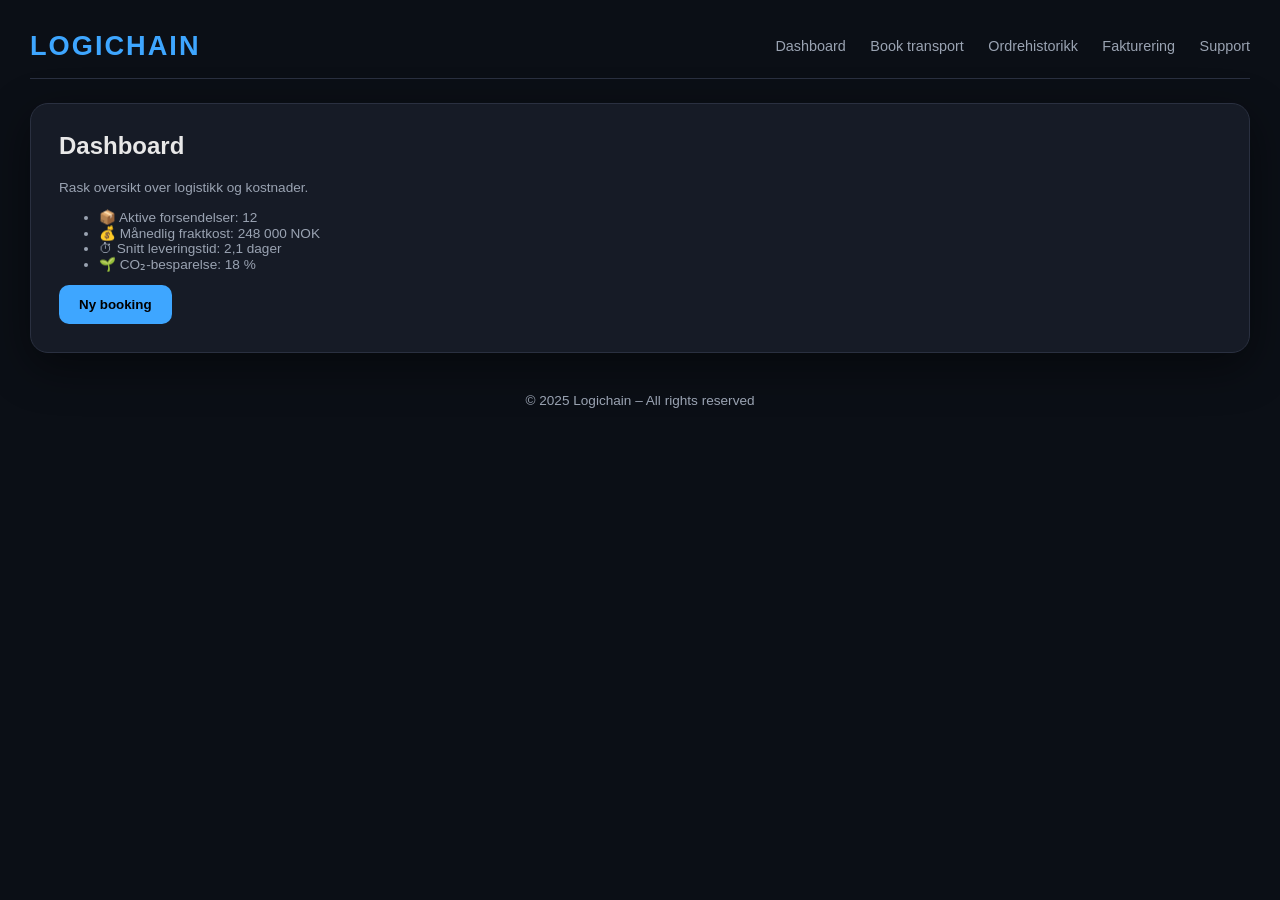
<file: booking.html>
<!DOCTYPE html>
<html lang="no">
<head>
<meta charset="UTF-8">
<meta name="viewport" content="width=device-width, initial-scale=1.0">
<title>Logichain – Transport Booking</title>

<style>
:root{
--bg:#0b0f16;
--card:#161b26;
--border:#2a3040;
--text:#e8e8e8;
--muted:#9aa3b2;
--accent:#3ea6ff;
--success:#3ddc97;
--warning:#ffb347;
}
*{box-sizing:border-box}
body{
margin:0;
font-family:Inter,Arial,sans-serif;
background:var(--bg);
color:var(--text);
}
.container{
max-width:1500px;
margin:auto;
padding:30px;
}
header{
display:flex;
justify-content:space-between;
align-items:center;
border-bottom:1px solid var(--border);
padding-bottom:16px;
margin-bottom:24px;
}
.logo{
font-size:1.7em;
font-weight:900;
letter-spacing:2px;
color:var(--accent);
cursor:pointer;
}
nav a{
margin-left:20px;
color:var(--muted);
text-decoration:none;
font-size:.9em;
cursor:pointer;
}
nav a.active,
nav a:hover{color:#fff}

.page{display:none}
.page.active{display:block}

.card{
background:var(--card);
padding:28px;
border-radius:18px;
border:1px solid var(--border);
box-shadow:0 14px 45px rgba(0,0,0,.45);
margin-bottom:24px;
}

.grid{
display:grid;
grid-template-columns:1.3fr 1fr;
gap:28px;
}

h1,h2,h3{margin-top:0}

label{
display:block;
font-size:.85em;
margin-top:14px;
margin-bottom:4px;
color:var(--muted);
}
input,select,textarea{
width:100%;
padding:12px;
border-radius:10px;
border:1px solid var(--border);
background:#0f1420;
color:#fff;
}
textarea{resize:vertical;min-height:80px}

button{
padding:12px 20px;
border:none;
border-radius:10px;
background:var(--accent);
font-weight:700;
cursor:pointer;
}
button.secondary{
background:#22283a;
color:var(--accent);
}
button.success{
background:var(--success);
color:#062a1c;
}
button:hover{opacity:.9}

.small{font-size:.85em;color:var(--muted)}

.vendor{
border:1px solid var(--border);
border-radius:14px;
padding:18px;
margin-bottom:16px;
}
.vendor.best{border-color:var(--success)}
.vendor-header{
display:flex;
justify-content:space-between;
align-items:center;
margin-bottom:8px;
}

footer{
margin-top:40px;
text-align:center;
font-size:.85em;
color:var(--muted);
}
</style>
</head>

<body>
<div class="container">

<header>
<div class="logo" onclick="navigate('dashboard')">LOGICHAIN</div>
<nav>
<a onclick="navigate('dashboard')" id="nav-dashboard">Dashboard</a>
<a onclick="navigate('booking')" id="nav-booking">Book transport</a>
<a onclick="navigate('orders')" id="nav-orders">Ordrehistorikk</a>
<a onclick="navigate('billing')" id="nav-billing">Fakturering</a>
<a onclick="navigate('support')" id="nav-support">Support</a>
</nav>
</header>

<!-- DASHBOARD -->
<section id="dashboard" class="page active">
<div class="card">
<h1>Dashboard</h1>
<p class="small">Rask oversikt over logistikk og kostnader.</p>
<ul class="small">
<li>📦 Aktive forsendelser: 12</li>
<li>💰 Månedlig fraktkost: 248 000 NOK</li>
<li>⏱ Snitt leveringstid: 2,1 dager</li>
<li>🌱 CO₂-besparelse: 18 %</li>
</ul>
<button onclick="navigate('booking')">Ny booking</button>
</div>
</section>

<!-- BOOKING -->
<section id="booking" class="page">
<h1>Transport booking</h1>
<p class="small">Fyll inn detaljer – jo mer nøyaktig, desto bedre pris.</p>

<div class="grid">

<!-- BOOKING SKJEMA -->
<div class="card">
<h2>1. Forsendelsesdetaljer</h2>

<label>Type last</label>
<select>
<option>Stykkgods</option>
<option>Pall</option>
<option>Parti</option>
<option>Full bil</option>
<option>Farlig gods (ADR)</option>
</select>

<label>Antall kolli</label>
<input type="number" placeholder="Eks: 4">

<label>Total vekt (kg)</label>
<input type="number" placeholder="Eks: 820">

<label>Volum (m³)</label>
<input type="number" placeholder="Eks: 3.4">

<label>Mål per kolli (L × B × H cm)</label>
<input placeholder="Eks: 120 x 80 x 150">

<label>Beskrivelse av last</label>
<textarea placeholder="Hva transporteres? (valgfritt men anbefalt)"></textarea>

<hr style="border-color:var(--border);margin:20px 0">

<h2>2. Ruteinformasjon</h2>

<label>Henteadresse</label>
<input placeholder="Gate, postnummer, sted, land">

<label>Leveringsadresse</label>
<input placeholder="Gate, postnummer, sted, land">

<label>Ønsket hentetidspunkt</label>
<input type="date">

<label>Leveringskrav</label>
<select>
<option>Standard</option>
<option>Ekspress</option>
<option>Tidsbestemt levering</option>
</select>

<hr style="border-color:var(--border);margin:20px 0">

<h2>3. Tillegg og krav</h2>

<label>
<input type="checkbox"> Temperaturkontroll
</label>
<label>
<input type="checkbox"> Løftelem
</label>
<label>
<input type="checkbox"> Forsikring
</label>

<label>Kommentar til sjåfør / leverandør</label>
<textarea placeholder="Adkomst, åpningstider, kontaktinfo, osv."></textarea>

<button style="margin-top:20px" onclick="calculate()">Beregn priser</button>
</div>

<!-- LEVERANDØRER -->
<div class="card">
<h2>Prisforslag</h2>
<p class="small">Sortert fra lavest totalpris</p>

<div class="vendor best">
<div class="vendor-header">
<strong>Bring Cargo</strong>
<strong>7 950 kr</strong>
</div>
<p class="small">
⏱ 2 dager • 🌱 CO₂: Lav • ⭐ Anbefalt
</p>
<button class="success">Velg leverandør</button>
</div>

<div class="vendor">
<div class="vendor-header">
<strong>DB Schenker</strong>
<strong>8 420 kr</strong>
</div>
<p class="small">
⏱ 2–3 dager • 🌱 CO₂: Middels
</p>
<button class="secondary">Velg leverandør</button>
</div>

<div class="vendor">
<div class="vendor-header">
<strong>DHL Freight</strong>
<strong>9 180 kr</strong>
</div>
<p class="small">
⏱ 1–2 dager • 🌱 CO₂: Høy
</p>
<button class="secondary">Velg leverandør</button>
</div>

</div>
</div>
</section>

<!-- ORDRE -->
<section id="orders" class="page">
<div class="card">
<h1>Ordrehistorikk</h1>
<table width="100%" class="small">
<tr><th align="left">Ordre</th><th>Status</th><th>Leverandør</th><th>Pris</th></tr>
<tr><td>#LC-10021</td><td>Levert</td><td>Bring</td><td>8 420 kr</td></tr>
<tr><td>#LC-10022</td><td>På vei</td><td>Schenker</td><td>12 900 kr</td></tr>
<tr><td>#LC-10023</td><td>Planlagt</td><td>DHL</td><td>6 300 kr</td></tr>
</table>
</div>
</section>

<!-- FAKTURA -->
<section id="billing" class="page">
<div class="card">
<h1>Fakturering</h1>
<ul class="small">
<li>Utestående saldo: 42 300 kr</li>
<li>Siste faktura: 01.12.2025</li>
<li>Betalingsmetode: EHF / PDF</li>
</ul>
<button>Last ned PDF</button>
</div>
</section>

<!-- SUPPORT -->
<section id="support" class="page">
<div class="card">
<h1>Support</h1>
<ul class="small">
<li>E-post: support@logichain.no</li>
<li>Telefon: +47 99 99 99 99</li>
<li>Saksnummer: LC-SUP-3921</li>
</ul>
</div>
</section>

<footer>© 2025 Logichain – All rights reserved</footer>

</div>

<script>
function navigate(page){
document.querySelectorAll('.page').forEach(p=>p.classList.remove('active'));
document.getElementById(page).classList.add('active');

document.querySelectorAll('nav a').forEach(a=>a.classList.remove('active'));
const nav = document.getElementById('nav-'+page);
if(nav) nav.classList.add('active');
}

function calculate(){
alert("Prisene er beregnet basert på innsendte detaljer (demo).");
}
</script>

</body>
</html>
</file>
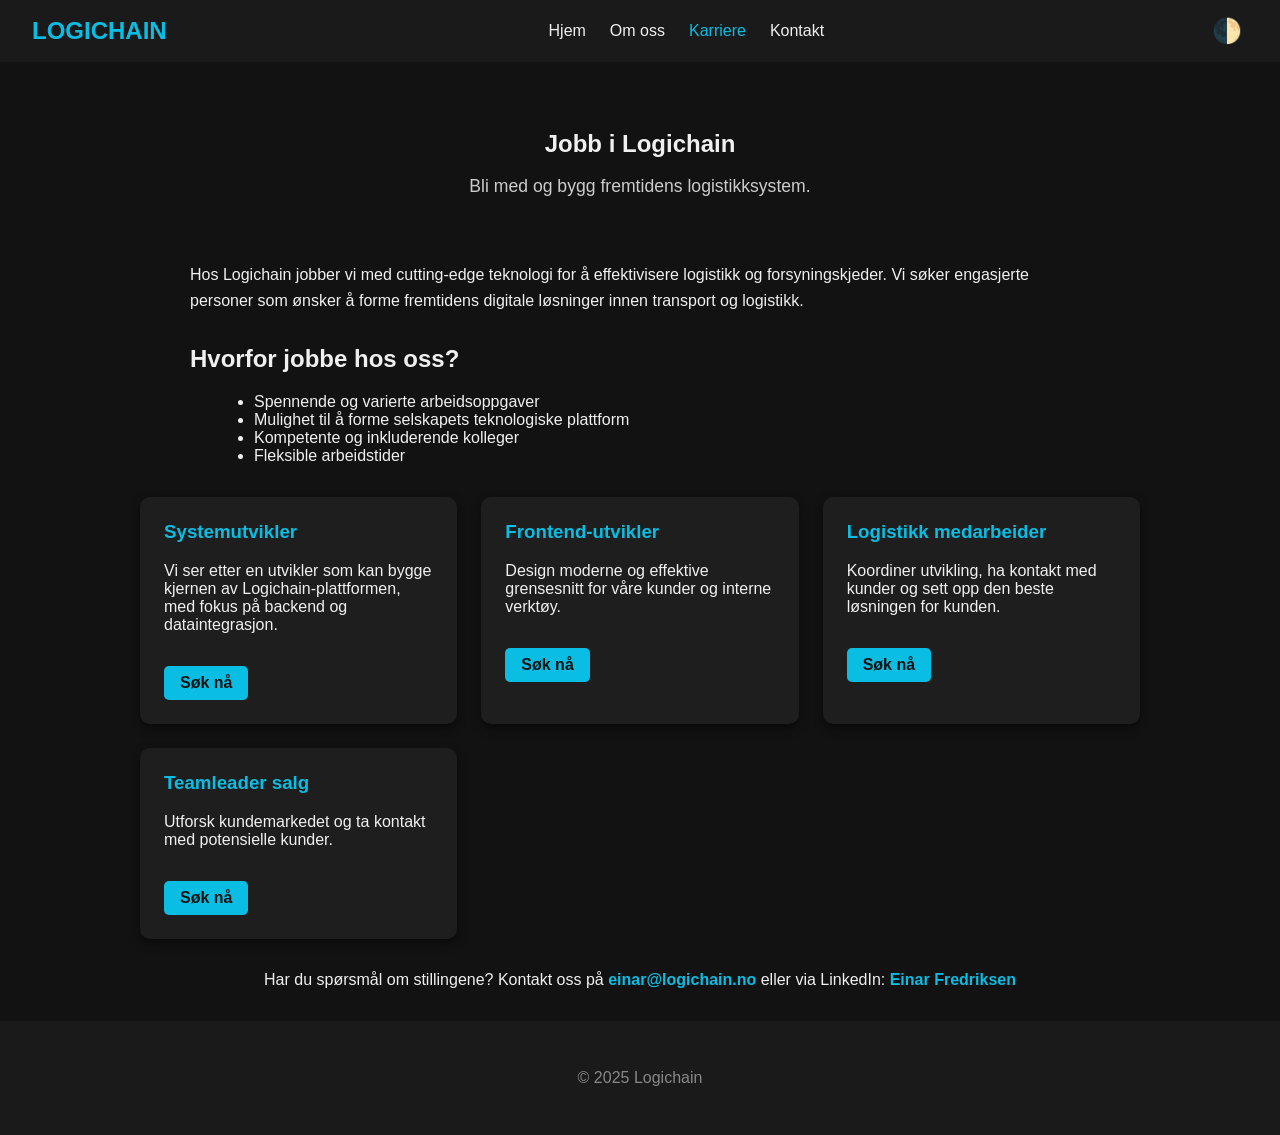
<file: karriere.html>
<!DOCTYPE html>
<html lang="no">
<head>
    <meta charset="UTF-8">
    <meta name="viewport" content="width=device-width, initial-scale=1.0">
    <title>Karriere – Logichain</title>
    <style>
        /* Global styles */
        :root {
            --bg-color: #121212;
            --text-color: #f0f0f0;
            --card-bg: #1e1e1e;
            --accent: #0abde3;
            --btn-bg: #0abde3;
            --btn-text: #121212;
        }

        body {
            margin: 0;
            font-family: 'Arial', sans-serif;
            background-color: var(--bg-color);
            color: var(--text-color);
        }

        header {
            background-color: #1a1a1a;
            padding: 1rem 2rem;
            display: flex;
            justify-content: space-between;
            align-items: center;
        }

        .logo {
            font-weight: bold;
            font-size: 1.5rem;
            color: var(--accent);
        }

        .nav-links {
            list-style: none;
            display: flex;
            gap: 1.5rem;
            margin: 0;
            padding: 0;
        }

        .nav-links a {
            text-decoration: none;
            color: var(--text-color);
            transition: color 0.3s;
        }

        .nav-links a.active, .nav-links a:hover {
            color: var(--accent);
        }

        .theme-toggle {
            background: none;
            border: none;
            font-size: 1.5rem;
            cursor: pointer;
            color: var(--text-color);
        }

        .page-header {
            text-align: center;
            padding: 3rem 1rem 1rem 1rem;
        }

        .page-header h1 {
            margin-bottom: 0.5rem;
        }

        .page-header p {
            font-size: 1.1rem;
            color: #ccc;
        }

        .intro, .benefits {
            max-width: 900px;
            margin: 2rem auto;
            padding: 0 1rem;
        }

        .intro p, .benefits p {
            line-height: 1.6;
        }

        .benefits ul {
            list-style: disc;
            margin-left: 1.5rem;
        }

        .job-list {
            display: grid;
            grid-template-columns: repeat(auto-fit, minmax(280px, 1fr));
            gap: 1.5rem;
            max-width: 1000px;
            margin: 2rem auto;
            padding: 0 1rem;
        }

        .job-card {
            background-color: var(--card-bg);
            padding: 1.5rem;
            border-radius: 10px;
            box-shadow: 0 4px 10px rgba(0,0,0,0.5);
            transition: transform 0.3s;
        }

        .job-card:hover {
            transform: translateY(-5px);
        }

        .job-card h3 {
            margin-top: 0;
            color: var(--accent);
        }

        .apply-btn {
            display: inline-block;
            margin-top: 1rem;
            padding: 0.5rem 1rem;
            background-color: var(--btn-bg);
            color: var(--btn-text);
            text-decoration: none;
            border-radius: 5px;
            font-weight: bold;
        }

        footer {
            text-align: center;
            padding: 2rem 1rem;
            background-color: #1a1a1a;
            color: #888;
            margin-top: 2rem;
        }

        /* Additional styling */
        .contact-section {
            max-width: 900px;
            margin: 2rem auto;
            padding: 0 1rem;
            text-align: center;
        }

        .contact-section a {
            color: var(--accent);
            text-decoration: none;
            font-weight: bold;
        }

        .contact-section a:hover {
            text-decoration: underline;
        }
    </style>
</head>

<body>

<header>
    <div class="logo">LOGICHAIN</div>
    <ul class="nav-links">
        <li><a href="index.html">Hjem</a></li>
        <li><a href="om.html">Om oss</a></li>
        <li><a href="karriere.html" class="active">Karriere</a></li>
        <li><a href="booking.html">Kontakt</a></li>
    </ul>
    <button class="theme-toggle" id="themeToggle">🌓</button>
</header>

<section class="page-header">
    <h1>Jobb i Logichain</h1>
    <p>Bli med og bygg fremtidens logistikksystem.</p>
</section>

<section class="intro">
    <p>Hos Logichain jobber vi med cutting-edge teknologi for å effektivisere logistikk og forsyningskjeder. Vi søker engasjerte personer som ønsker å forme fremtidens digitale løsninger innen transport og logistikk.</p>
</section>

<section class="benefits">
    <h2>Hvorfor jobbe hos oss?</h2>
    <ul>
        <li>Spennende og varierte arbeidsoppgaver</li>
        <li>Mulighet til å forme selskapets teknologiske plattform</li>
        <li>Kompetente og inkluderende kolleger</li>
        <li>Fleksible arbeidstider </li>
    
    </ul>
</section>

<section class="job-list">

    <div class="job-card">
        <h3>Systemutvikler</h3>
        <p>Vi ser etter en utvikler som kan bygge kjernen av Logichain-plattformen, med fokus på backend og dataintegrasjon.</p>
        <a class="apply-btn" href="mailto:einar@logichain.no">Søk nå</a>
    </div>

    <div class="job-card">
        <h3>Frontend-utvikler</h3>
        <p>Design moderne og effektive grensesnitt for våre kunder og interne verktøy.</p>
        <a class="apply-btn" href="mailto:einar@logichain.no">Søk nå</a>
    </div>

    <div class="job-card">
        <h3>Logistikk medarbeider</h3>
        <p>Koordiner utvikling, ha kontakt med kunder og sett opp den beste løsningen for kunden.</p>
        <a class="apply-btn" href="mailto:einar@logichain.no">Søk nå</a>
    </div>

    <div class="job-card">
        <h3>Teamleader salg</h3>
        <p>Utforsk kundemarkedet og ta kontakt med potensielle kunder.</p>
        <a class="apply-btn" href="mailto:einar@logichain.no">Søk nå</a>
    </div>

</section>

<section class="contact-section">
    <p>Har du spørsmål om stillingene? Kontakt oss på <a href="mailto:einar@logichain.no">einar@logichain.no</a> eller via LinkedIn: <a href="https://www.linkedin.com/in/einar-fredriksen-756375256" target="_blank">Einar Fredriksen</a></p>
</section>

<footer>
    <p>© 2025 Logichain</p>
</footer>

<script>
    // Siden skal alltid starte i mørk modus
    document.body.classList.add('dark-mode');

    // Tema toggle funksjon (valgfritt, men kan brukes senere)
    const themeToggle = document.getElementById('themeToggle');
    themeToggle.addEventListener('click', () => {
        document.body.classList.toggle('dark-mode');
    });
</script>

</body>
</html>
</file>
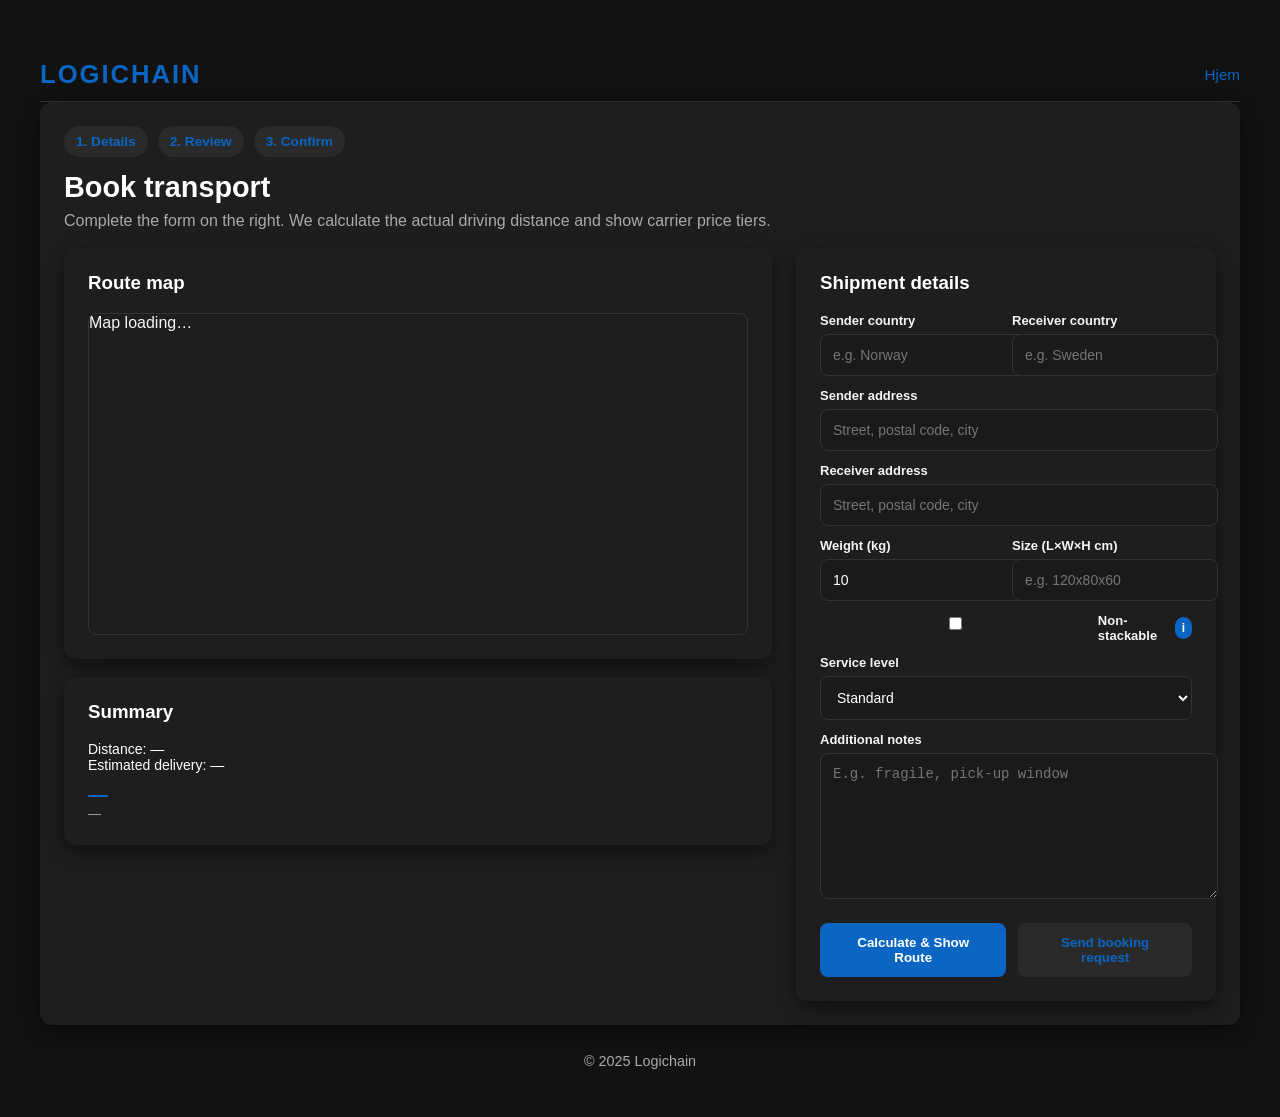
<file: kontakt.html>
<!DOCTYPE html>
<html lang="no">
<head>
<meta charset="utf-8" />
<meta name="viewport" content="width=device-width,initial-scale=1" />
<title>Book Transport – Logichain</title>
<link rel="stylesheet" href="https://api.mapbox.com/mapbox-gl-js/v2.14.1/mapbox-gl.css" />
<style>
/* ---------- DARK THEME VARIABLES ---------- */
:root {
    --bg: #121212;
    --card: #1e1e1e;
    --primary: #0a66c2;
    --text: #f5f5f5;
    --muted: #aaa;
    --accent: #0a66c2;
    --shadow: rgba(0,0,0,0.5);
}

body {
    font-family: 'Inter', Arial, Helvetica, sans-serif;
    margin:0;
    background:var(--bg);
    color: var(--text);
    transition: background 0.3s, color 0.3s;
}
a { color: var(--primary); text-decoration:none; }
a:hover { text-decoration:underline; }

.container{max-width:1200px;margin:28px auto;padding:20px}
header{ display:flex; align-items:center; justify-content:space-between; padding:12px 0; border-bottom:1px solid #333; }
.logo{font-weight:700;letter-spacing:2px;color:var(--primary);font-size:1.6em}
nav a{margin-left:18px;font-weight:500;font-size:0.95em}
.grid{display:grid;grid-template-columns:1fr 420px;gap:24px;margin-top:18px}
.card{ background:var(--card); padding:24px; border-radius:12px; box-shadow:0 6px 20px var(--shadow); transition: transform 0.2s; }
.card:hover{transform: translateY(-2px);}
h1{margin:0 0 8px;font-weight:700;font-size:1.8em;color:#fff}
h3{margin-top:0;color:#fff}
p.lead{margin:0 0 18px;color:var(--muted)}
label{font-size:13px;font-weight:600;margin-bottom:6px;display:block}
input,select,textarea{ width:100%; padding:12px; border-radius:8px; border:1px solid #333; background:#1a1a1a; color:#fff; font-size:14px; margin-bottom:12px; transition:border 0.2s, background 0.2s; }
input:focus, select:focus, textarea:focus{border-color:var(--primary); outline:none;}
textarea{min-height:120px}
.two-col{display:grid;grid-template-columns:1fr 1fr;gap:12px}
.actions{display:flex;gap:12px}
button{ background:var(--primary); color:#fff; padding:12px 20px; border-radius:8px; border:none; cursor:pointer; font-weight:600; transition: background 0.2s, transform 0.2s; }
button:hover{background:#084c8d; transform: translateY(-1px);}
button.secondary{background:#2a2a2a;color:var(--primary);}
button.secondary:hover{background:#333;}
.map{ height:320px; border-radius:8px; overflow:hidden; border:1px solid #333; }
.summary{font-size:14px;color:#fff}
.price{font-size:20px;font-weight:700;margin-top:10px;color:var(--primary)}
.muted{color:var(--muted);font-size:13px}
.stepper{display:flex;gap:10px;margin-bottom:14px}
.step{ padding:8px 12px; border-radius:999px; background:#2a2a2a; color:var(--primary); font-weight:600; font-size:0.85em; }
footer{ text-align:center; margin-top:28px; color:var(--muted); font-size:0.9em; }
@media(max-width:980px){.grid{grid-template-columns:1fr;}.map{height:220px}}
</style>
</head>
<body>
<div class="container">
<header>
    <div class="logo">LOGICHAIN</div>
    <nav><a href="index.html">Hjem</a></nav>
</header>

<main>
<div class="card">
    <div class="stepper">
        <div class="step">1. Details</div>
        <div class="step">2. Review</div>
        <div class="step">3. Confirm</div>
    </div>

    <h1>Book transport</h1>
    <p class="lead">Complete the form on the right. We calculate the actual driving distance and show carrier price tiers.</p>

    <div class="grid">
        <!-- LEFT: Map + Summary -->
        <div>
            <div class="card" style="margin-bottom:18px">
                <h3>Route map</h3>
                <div id="map" class="map">Map loading…</div>
            </div>

            <div class="card">
                <h3>Summary</h3>
                <div class="summary">
                    <div>Distance: <span id="distanceText">—</span></div>
                    <div>Estimated delivery: <span id="etaText">—</span></div>
                    <div class="price" id="bestPrice">—</div>
                    <div class="muted" id="priceBreakdown">—</div>
                </div>
            </div>
        </div>

        <!-- RIGHT: Booking form -->
        <aside>
            <form id="bookingForm" class="card">
                <h3>Shipment details</h3>
                <div class="two-col">
                    <div>
                        <label for="sender_country">Sender country</label>
                        <input id="sender_country" name="sender_country" placeholder="e.g. Norway" required>
                    </div>
                    <div>
                        <label for="receiver_country">Receiver country</label>
                        <input id="receiver_country" name="receiver_country" placeholder="e.g. Sweden" required>
                    </div>
                </div>
                <label for="sender_address">Sender address</label>
                <input id="sender_address" name="sender_address" placeholder="Street, postal code, city" required>
                <label for="receiver_address">Receiver address</label>
                <input id="receiver_address" name="receiver_address" placeholder="Street, postal code, city" required>
                <div class="two-col">
                    <div>
                        <label for="weight">Weight (kg)</label>
                        <input id="weight" name="weight" type="number" step="0.01" value="10" required>
                    </div>
                    <div>
                        <label for="size">Size (L×W×H cm)</label>
                        <input id="size" name="size" placeholder="e.g. 120x80x60" required>
                    </div>
                </div>
                <label style="display:flex;align-items:center;gap:8px;margin-bottom:12px">
                    <input type="checkbox" id="non_stackable" name="non_stackable">
                    <span>Non-stackable</span>
                    <span style="margin-left:6px;background:#0a66c2;color:#fff;padding:4px 7px;border-radius:999px;font-size:12px;" title="Non-stackable betyr at godset ikke kan stables – ofte på grunn av form eller skjørhet">i</span>
                </label>
                <label for="service">Service level</label>
                <select id="service" name="service">
                    <option value="standard">Standard</option>
                    <option value="economy">Economy (cheaper)</option>
                    <option value="express">Express (faster)</option>
                </select>
                <label for="notes">Additional notes</label>
                <textarea id="notes" name="notes" placeholder="E.g. fragile, pick-up window"></textarea>
                <div style="display:flex;gap:12px;margin-top:8px">
                    <button id="estimateBtn" type="button">Calculate & Show Route</button>
                    <button id="sendBtn" type="submit" class="secondary">Send booking request</button>
                </div>
                <input type="hidden" name="distance_km" id="distance_km">
                <input type="hidden" name="estimated_price" id="estimated_price">
            </form>
        </aside>
    </div>
</div>
</main>

<footer>© 2025 Logichain</footer>
</div>

<script src="https://api.mapbox.com/mapbox-gl-js/v2.14.1/mapbox-gl.js"></script>
<script>
const MAPBOX_TOKEN = 'DIN_MAPBOX_ACCESS_TOKEN_HERE';
mapboxgl.accessToken = MAPBOX_TOKEN;

// Opprett kart med Norge som midtpunkt
const map = new mapboxgl.Map({
    container: 'map',
    style: 'mapbox://styles/mapbox/dark-v11',
    center: [10.7522, 59.9139], // Oslo, Norge
    zoom: 5
});

// Legg til en eksempelmarkør i Oslo
new mapboxgl.Marker()
    .setLngLat([10.7522, 59.9139])
    .setPopup(new mapboxgl.Popup({ offset: 25 }).setText("Oslo, Norge"))
    .addTo(map);

// Her kan du implementere routing, distance calc og prislogikk videre
</script>
</body>
</html>
</file>
